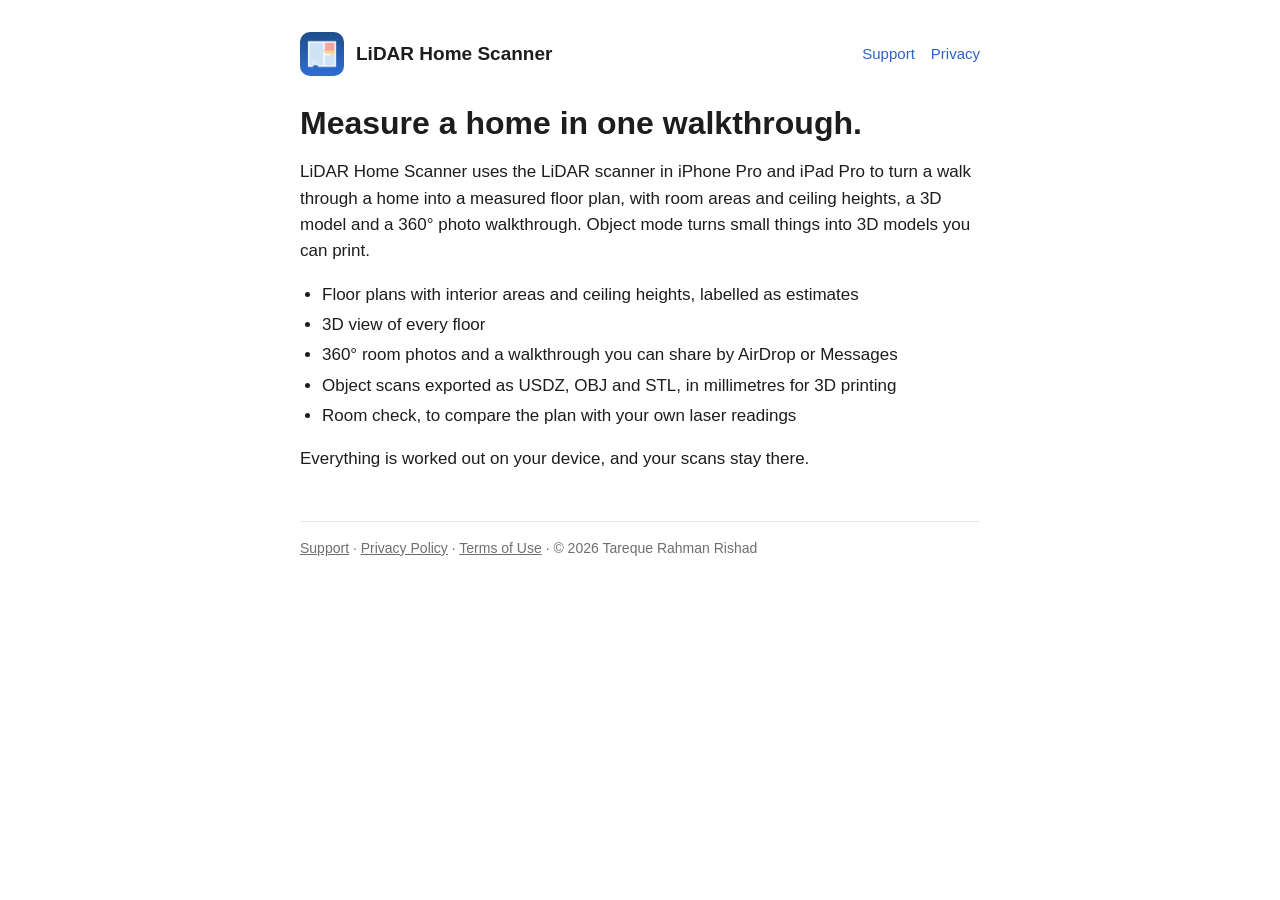
<file: index.html>
<!doctype html>
<html lang="en">
<head>
<meta charset="utf-8">
<meta name="viewport" content="width=device-width, initial-scale=1">
<title>LiDAR Home Scanner</title>
<meta name="description" content="Turn one walkthrough of a home into a measured floor plan, ceiling heights, a 3D model and a 360° walkthrough, on your iPhone.">
<link rel="stylesheet" href="style.css">
<link rel="icon" href="icon.png">
</head>
<body>
<main>
<header class="site">
  <img src="icon.png" alt="">
  <a href="./">LiDAR Home Scanner</a>
  <nav><a href="support/">Support</a><a href="privacy/">Privacy</a></nav>
</header>

<h1>Measure a home in one walkthrough.</h1>
<p>LiDAR Home Scanner uses the LiDAR scanner in iPhone Pro and iPad Pro to turn a walk through a home into a measured floor plan, with room areas and ceiling heights, a 3D model and a 360° photo walkthrough. Object mode turns small things into 3D models you can print.</p>
<ul>
  <li>Floor plans with interior areas and ceiling heights, labelled as estimates</li>
  <li>3D view of every floor</li>
  <li>360° room photos and a walkthrough you can share by AirDrop or Messages</li>
  <li>Object scans exported as USDZ, OBJ and STL, in millimetres for 3D printing</li>
  <li>Room check, to compare the plan with your own laser readings</li>
</ul>
<p>Everything is worked out on your device, and your scans stay there.</p>

<footer><a href="support/">Support</a> · <a href="privacy/">Privacy Policy</a> · <a href="terms/">Terms of Use</a> · © 2026 Tareque Rahman Rishad</footer>
</main>
</body>
</html>
</file>
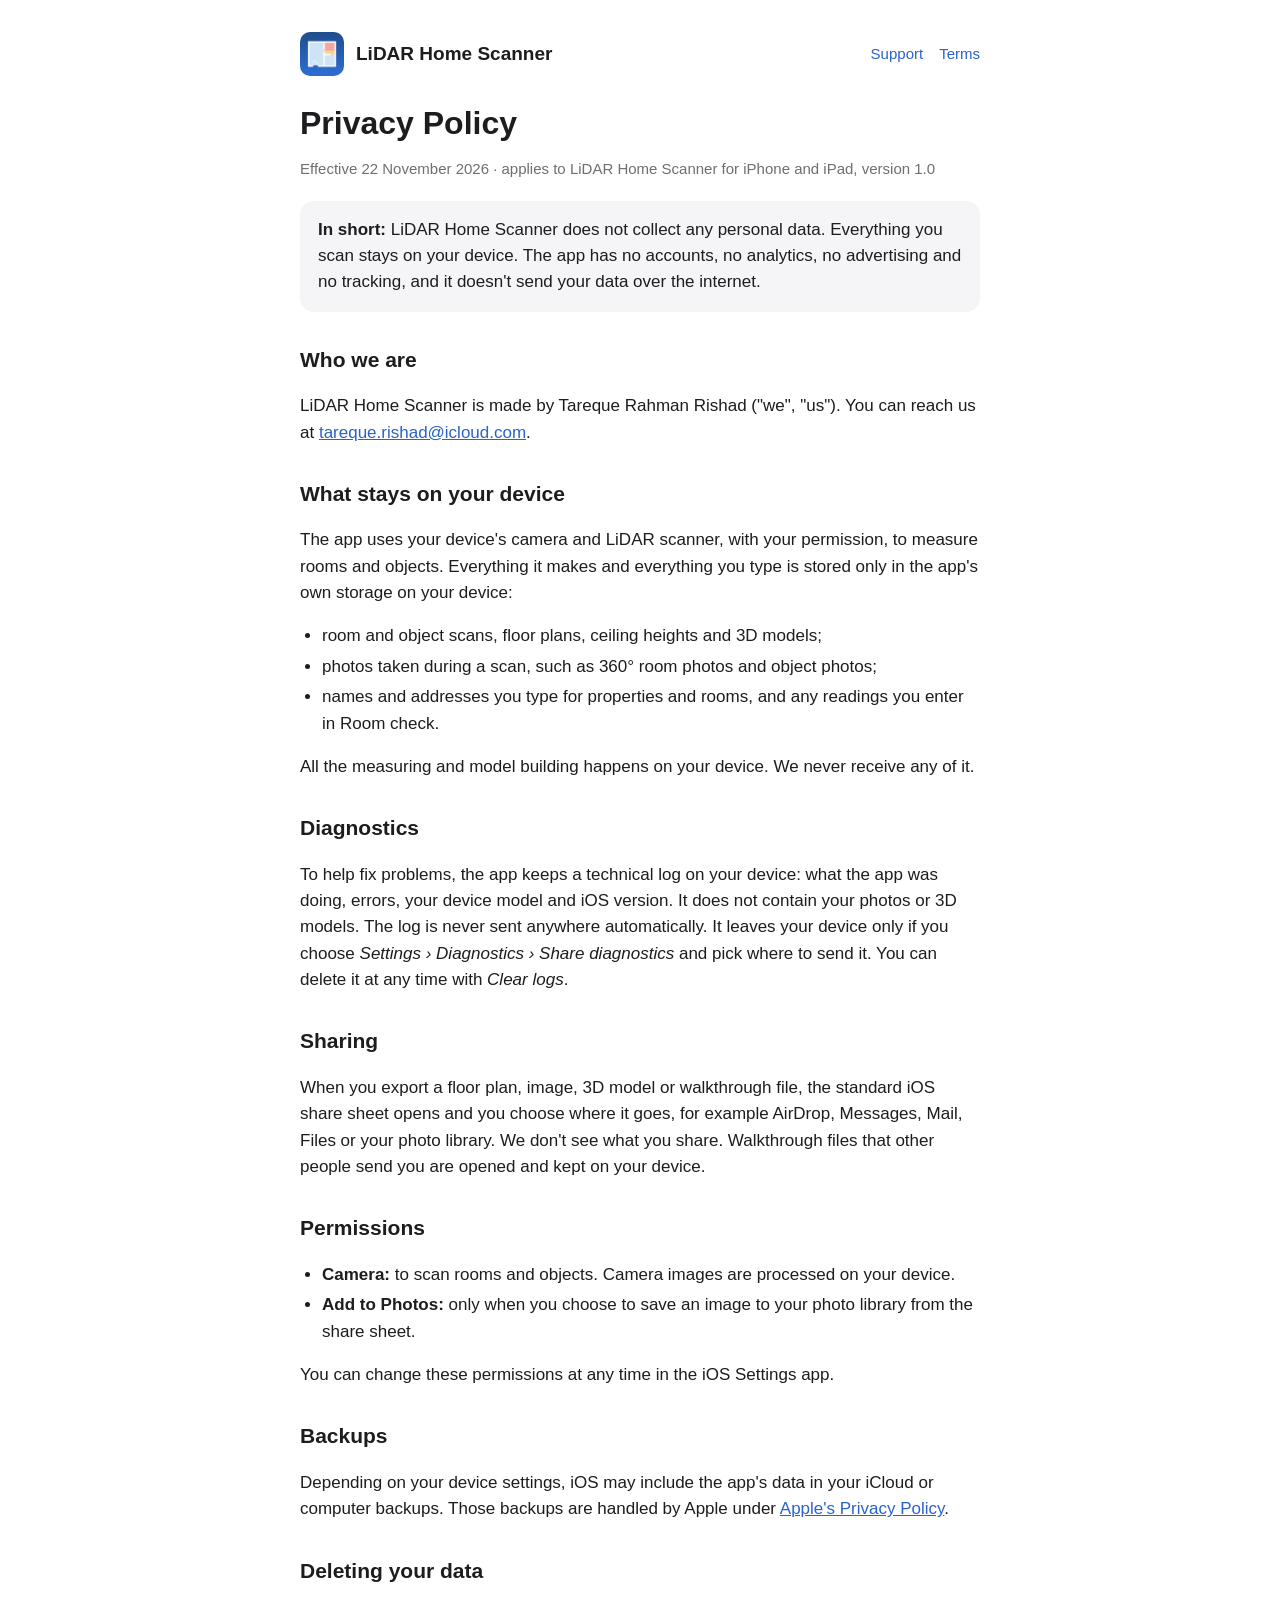
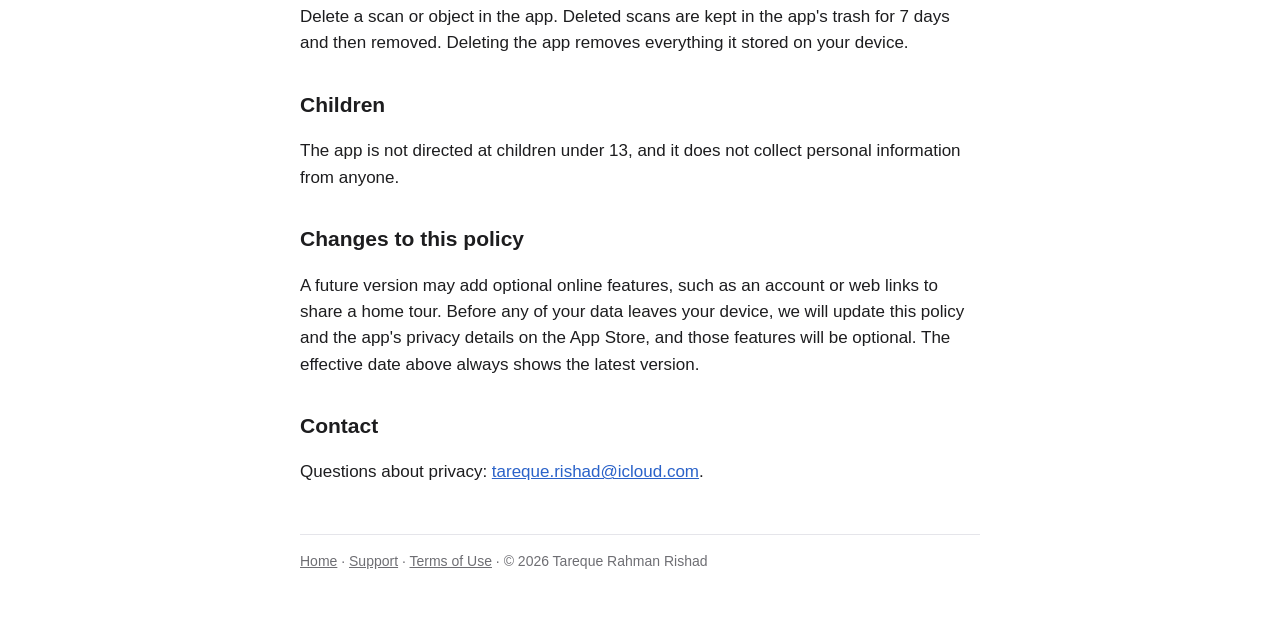
<file: privacy/index.html>
<!doctype html>
<html lang="en">
<head>
<meta charset="utf-8">
<meta name="viewport" content="width=device-width, initial-scale=1">
<title>Privacy Policy · LiDAR Home Scanner</title>
<meta name="description" content="LiDAR Home Scanner collects no personal data. Your scans stay on your iPhone.">
<link rel="stylesheet" href="../style.css">
<link rel="icon" href="../icon.png">
</head>
<body>
<main>
<header class="site">
  <img src="../icon.png" alt="">
  <a href="../">LiDAR Home Scanner</a>
  <nav><a href="../support/">Support</a><a href="../terms/">Terms</a></nav>
</header>

<h1>Privacy Policy</h1>
<p class="meta">Effective 22 November 2026 · applies to LiDAR Home Scanner for iPhone and iPad, version 1.0</p>

<div class="card">
  <strong>In short:</strong> LiDAR Home Scanner does not collect any personal data. Everything you scan stays on your device. The app has no accounts, no analytics, no advertising and no tracking, and it doesn't send your data over the internet.
</div>

<h2>Who we are</h2>
<p>LiDAR Home Scanner is made by Tareque Rahman Rishad ("we", "us"). You can reach us at <a href="mailto:tareque.rishad@icloud.com">tareque.rishad@icloud.com</a>.</p>

<h2>What stays on your device</h2>
<p>The app uses your device's camera and LiDAR scanner, with your permission, to measure rooms and objects. Everything it makes and everything you type is stored only in the app's own storage on your device:</p>
<ul>
  <li>room and object scans, floor plans, ceiling heights and 3D models;</li>
  <li>photos taken during a scan, such as 360° room photos and object photos;</li>
  <li>names and addresses you type for properties and rooms, and any readings you enter in Room check.</li>
</ul>
<p>All the measuring and model building happens on your device. We never receive any of it.</p>

<h2>Diagnostics</h2>
<p>To help fix problems, the app keeps a technical log on your device: what the app was doing, errors, your device model and iOS version. It does not contain your photos or 3D models. The log is never sent anywhere automatically. It leaves your device only if you choose <em>Settings › Diagnostics › Share diagnostics</em> and pick where to send it. You can delete it at any time with <em>Clear logs</em>.</p>

<h2>Sharing</h2>
<p>When you export a floor plan, image, 3D model or walkthrough file, the standard iOS share sheet opens and you choose where it goes, for example AirDrop, Messages, Mail, Files or your photo library. We don't see what you share. Walkthrough files that other people send you are opened and kept on your device.</p>

<h2>Permissions</h2>
<ul>
  <li><strong>Camera:</strong> to scan rooms and objects. Camera images are processed on your device.</li>
  <li><strong>Add to Photos:</strong> only when you choose to save an image to your photo library from the share sheet.</li>
</ul>
<p>You can change these permissions at any time in the iOS Settings app.</p>

<h2>Backups</h2>
<p>Depending on your device settings, iOS may include the app's data in your iCloud or computer backups. Those backups are handled by Apple under <a href="https://www.apple.com/legal/privacy/">Apple's Privacy Policy</a>.</p>

<h2>Deleting your data</h2>
<p>Delete a scan or object in the app. Deleted scans are kept in the app's trash for 7 days and then removed. Deleting the app removes everything it stored on your device.</p>

<h2>Children</h2>
<p>The app is not directed at children under 13, and it does not collect personal information from anyone.</p>

<h2>Changes to this policy</h2>
<p>A future version may add optional online features, such as an account or web links to share a home tour. Before any of your data leaves your device, we will update this policy and the app's privacy details on the App Store, and those features will be optional. The effective date above always shows the latest version.</p>

<h2>Contact</h2>
<p>Questions about privacy: <a href="mailto:tareque.rishad@icloud.com">tareque.rishad@icloud.com</a>.</p>

<footer><a href="../">Home</a> · <a href="../support/">Support</a> · <a href="../terms/">Terms of Use</a> · © 2026 Tareque Rahman Rishad</footer>
</main>
</body>
</html>
</file>
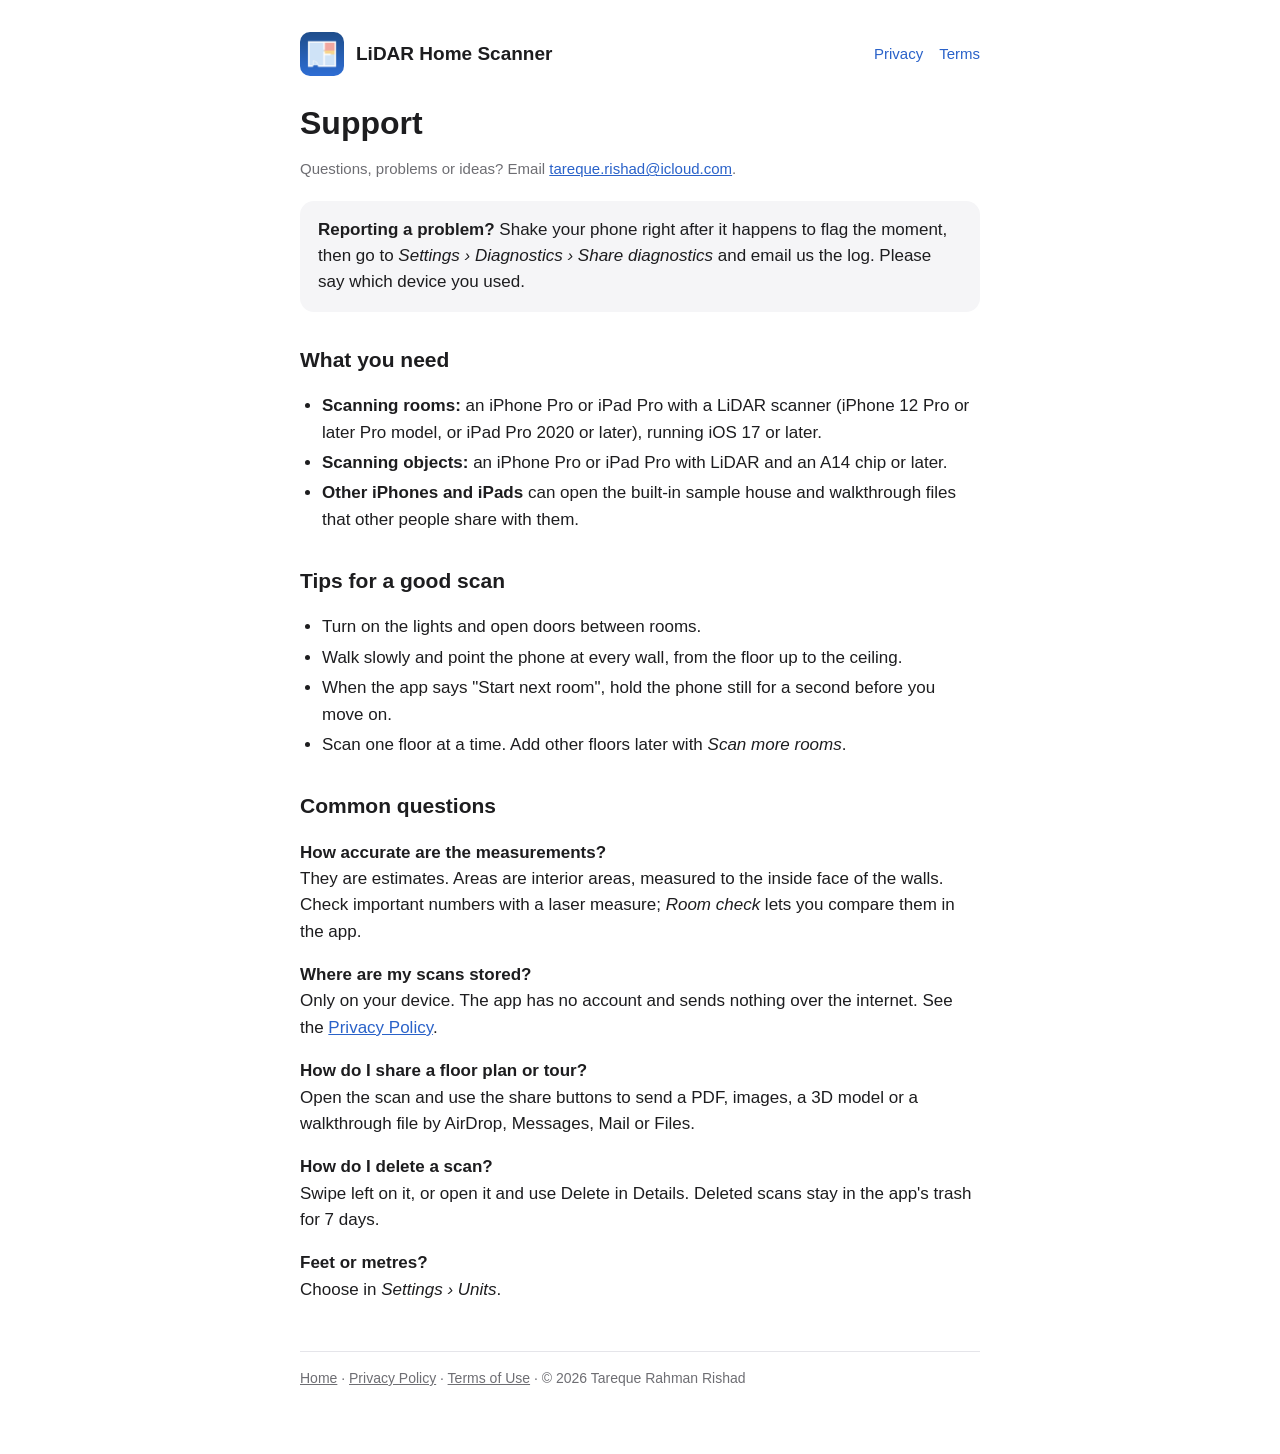
<file: support/index.html>
<!doctype html>
<html lang="en">
<head>
<meta charset="utf-8">
<meta name="viewport" content="width=device-width, initial-scale=1">
<title>Support · LiDAR Home Scanner</title>
<meta name="description" content="Help with LiDAR Home Scanner: device requirements, scanning tips and how to contact us.">
<link rel="stylesheet" href="../style.css">
<link rel="icon" href="../icon.png">
</head>
<body>
<main>
<header class="site">
  <img src="../icon.png" alt="">
  <a href="../">LiDAR Home Scanner</a>
  <nav><a href="../privacy/">Privacy</a><a href="../terms/">Terms</a></nav>
</header>

<h1>Support</h1>
<p class="muted">Questions, problems or ideas? Email <a href="mailto:tareque.rishad@icloud.com">tareque.rishad@icloud.com</a>.</p>

<div class="card">
  <strong>Reporting a problem?</strong> Shake your phone right after it happens to flag the moment, then go to <em>Settings › Diagnostics › Share diagnostics</em> and email us the log. Please say which device you used.
</div>

<h2>What you need</h2>
<ul>
  <li><strong>Scanning rooms:</strong> an iPhone Pro or iPad Pro with a LiDAR scanner (iPhone 12 Pro or later Pro model, or iPad Pro 2020 or later), running iOS 17 or later.</li>
  <li><strong>Scanning objects:</strong> an iPhone Pro or iPad Pro with LiDAR and an A14 chip or later.</li>
  <li><strong>Other iPhones and iPads</strong> can open the built-in sample house and walkthrough files that other people share with them.</li>
</ul>

<h2>Tips for a good scan</h2>
<ul>
  <li>Turn on the lights and open doors between rooms.</li>
  <li>Walk slowly and point the phone at every wall, from the floor up to the ceiling.</li>
  <li>When the app says "Start next room", hold the phone still for a second before you move on.</li>
  <li>Scan one floor at a time. Add other floors later with <em>Scan more rooms</em>.</li>
</ul>

<h2>Common questions</h2>
<p><strong>How accurate are the measurements?</strong><br>They are estimates. Areas are interior areas, measured to the inside face of the walls. Check important numbers with a laser measure; <em>Room check</em> lets you compare them in the app.</p>
<p><strong>Where are my scans stored?</strong><br>Only on your device. The app has no account and sends nothing over the internet. See the <a href="../privacy/">Privacy Policy</a>.</p>
<p><strong>How do I share a floor plan or tour?</strong><br>Open the scan and use the share buttons to send a PDF, images, a 3D model or a walkthrough file by AirDrop, Messages, Mail or Files.</p>
<p><strong>How do I delete a scan?</strong><br>Swipe left on it, or open it and use Delete in Details. Deleted scans stay in the app's trash for 7 days.</p>
<p><strong>Feet or metres?</strong><br>Choose in <em>Settings › Units</em>.</p>

<footer><a href="../">Home</a> · <a href="../privacy/">Privacy Policy</a> · <a href="../terms/">Terms of Use</a> · © 2026 Tareque Rahman Rishad</footer>
</main>
</body>
</html>
</file>
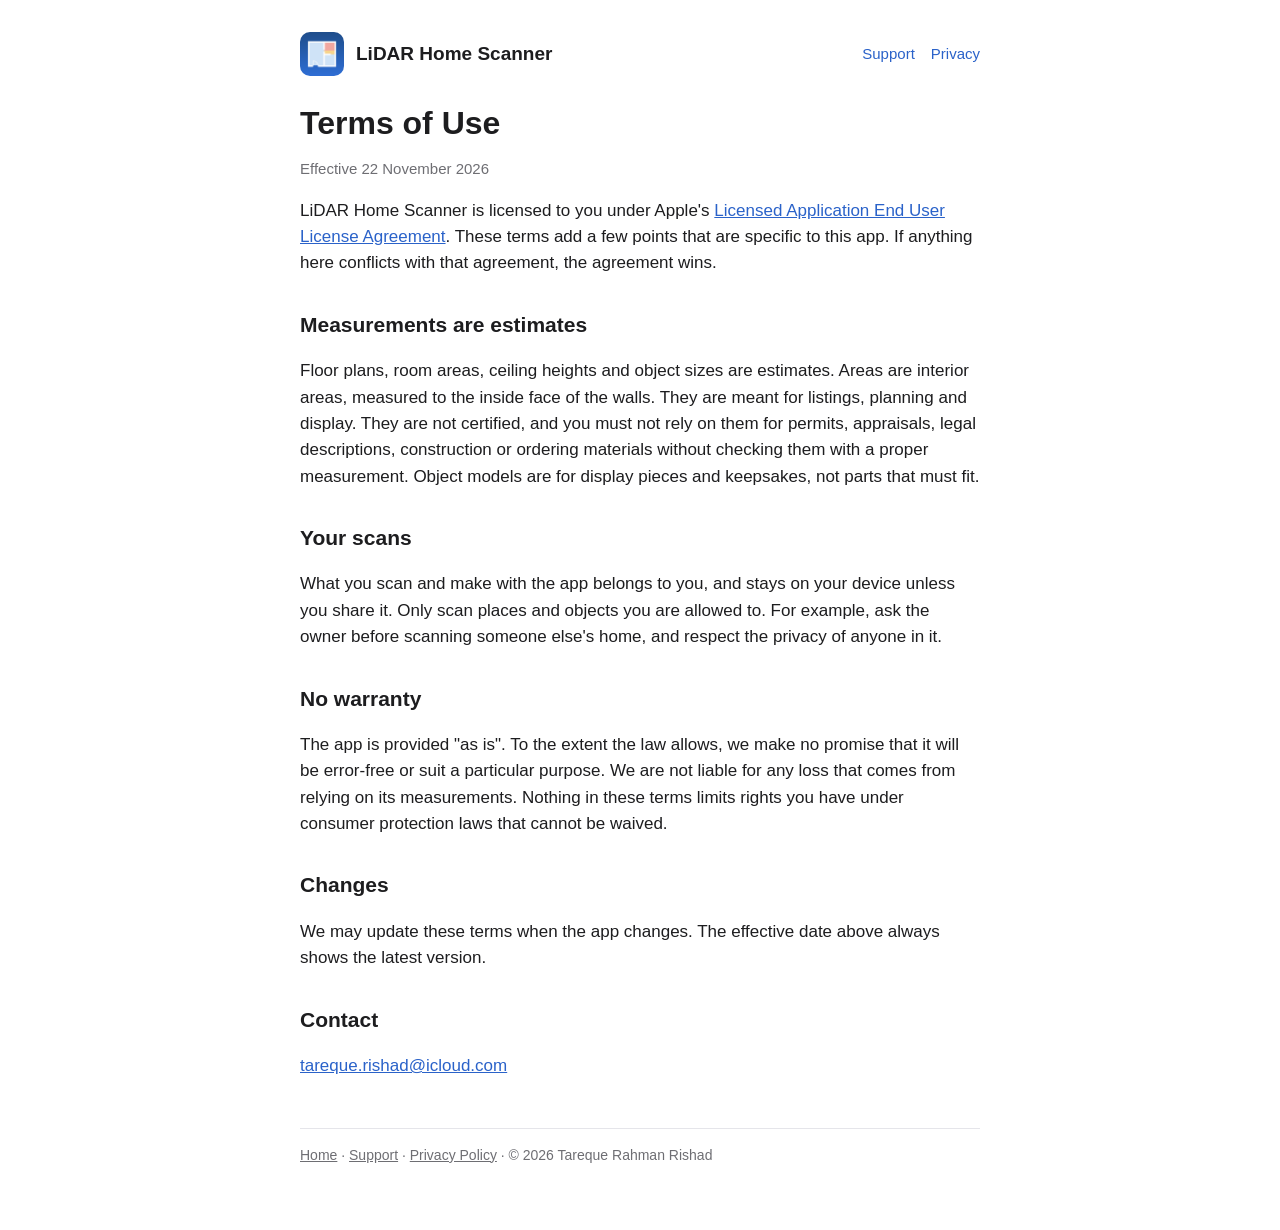
<file: terms/index.html>
<!doctype html>
<html lang="en">
<head>
<meta charset="utf-8">
<meta name="viewport" content="width=device-width, initial-scale=1">
<title>Terms of Use · LiDAR Home Scanner</title>
<meta name="description" content="Terms of use for LiDAR Home Scanner.">
<link rel="stylesheet" href="../style.css">
<link rel="icon" href="../icon.png">
</head>
<body>
<main>
<header class="site">
  <img src="../icon.png" alt="">
  <a href="../">LiDAR Home Scanner</a>
  <nav><a href="../support/">Support</a><a href="../privacy/">Privacy</a></nav>
</header>

<h1>Terms of Use</h1>
<p class="meta">Effective 22 November 2026</p>

<p>LiDAR Home Scanner is licensed to you under Apple's <a href="https://www.apple.com/legal/internet-services/itunes/dev/stdeula/">Licensed Application End User License Agreement</a>. These terms add a few points that are specific to this app. If anything here conflicts with that agreement, the agreement wins.</p>

<h2>Measurements are estimates</h2>
<p>Floor plans, room areas, ceiling heights and object sizes are estimates. Areas are interior areas, measured to the inside face of the walls. They are meant for listings, planning and display. They are not certified, and you must not rely on them for permits, appraisals, legal descriptions, construction or ordering materials without checking them with a proper measurement. Object models are for display pieces and keepsakes, not parts that must fit.</p>

<h2>Your scans</h2>
<p>What you scan and make with the app belongs to you, and stays on your device unless you share it. Only scan places and objects you are allowed to. For example, ask the owner before scanning someone else's home, and respect the privacy of anyone in it.</p>

<h2>No warranty</h2>
<p>The app is provided "as is". To the extent the law allows, we make no promise that it will be error-free or suit a particular purpose. We are not liable for any loss that comes from relying on its measurements. Nothing in these terms limits rights you have under consumer protection laws that cannot be waived.</p>

<h2>Changes</h2>
<p>We may update these terms when the app changes. The effective date above always shows the latest version.</p>

<h2>Contact</h2>
<p><a href="mailto:tareque.rishad@icloud.com">tareque.rishad@icloud.com</a></p>

<footer><a href="../">Home</a> · <a href="../support/">Support</a> · <a href="../privacy/">Privacy Policy</a> · © 2026 Tareque Rahman Rishad</footer>
</main>
</body>
</html>
</file>
<file: style.css>
:root { --bg: #ffffff; --text: #1d1d1f; --muted: #6e6e73; --line: #e5e5ea; --accent: #2a62c9; --card: #f5f5f7; }
@media (prefers-color-scheme: dark) { :root { --bg: #000000; --text: #f5f5f7; --muted: #a1a1a6; --line: #2c2c2e; --accent: #6ea1ff; --card: #1c1c1e; } }
* { box-sizing: border-box; }
html { -webkit-text-size-adjust: 100%; }
body { margin: 0; background: var(--bg); color: var(--text); font: 17px/1.55 -apple-system, BlinkMacSystemFont, "SF Pro Text", "Helvetica Neue", Arial, sans-serif; }
main { max-width: 720px; margin: 0 auto; padding: 32px 20px 64px; }
header.site { display: flex; align-items: center; gap: 12px; margin-bottom: 28px; }
header.site img { width: 44px; height: 44px; border-radius: 10px; }
header.site a { color: var(--text); text-decoration: none; font-weight: 600; font-size: 19px; }
nav { margin-left: auto; display: flex; gap: 16px; font-size: 15px; }
header.site nav a { color: var(--accent); text-decoration: none; font-weight: 400; font-size: 15px; }
h1 { font-size: 32px; line-height: 1.2; margin: 0 0 6px; }
h2 { font-size: 21px; margin: 32px 0 8px; }
p, li { color: var(--text); }
.meta, .muted { color: var(--muted); font-size: 15px; }
a { color: var(--accent); }
ul { padding-left: 22px; }
li { margin: 4px 0; }
.card { background: var(--card); border-radius: 14px; padding: 16px 18px; margin: 20px 0; }
footer { border-top: 1px solid var(--line); margin-top: 48px; padding-top: 16px; font-size: 14px; color: var(--muted); }
footer a { color: var(--muted); }
@media (max-width: 520px) { header.site { flex-wrap: wrap; } nav { margin-left: 0; width: 100%; } h1 { font-size: 27px; } }
</file>
